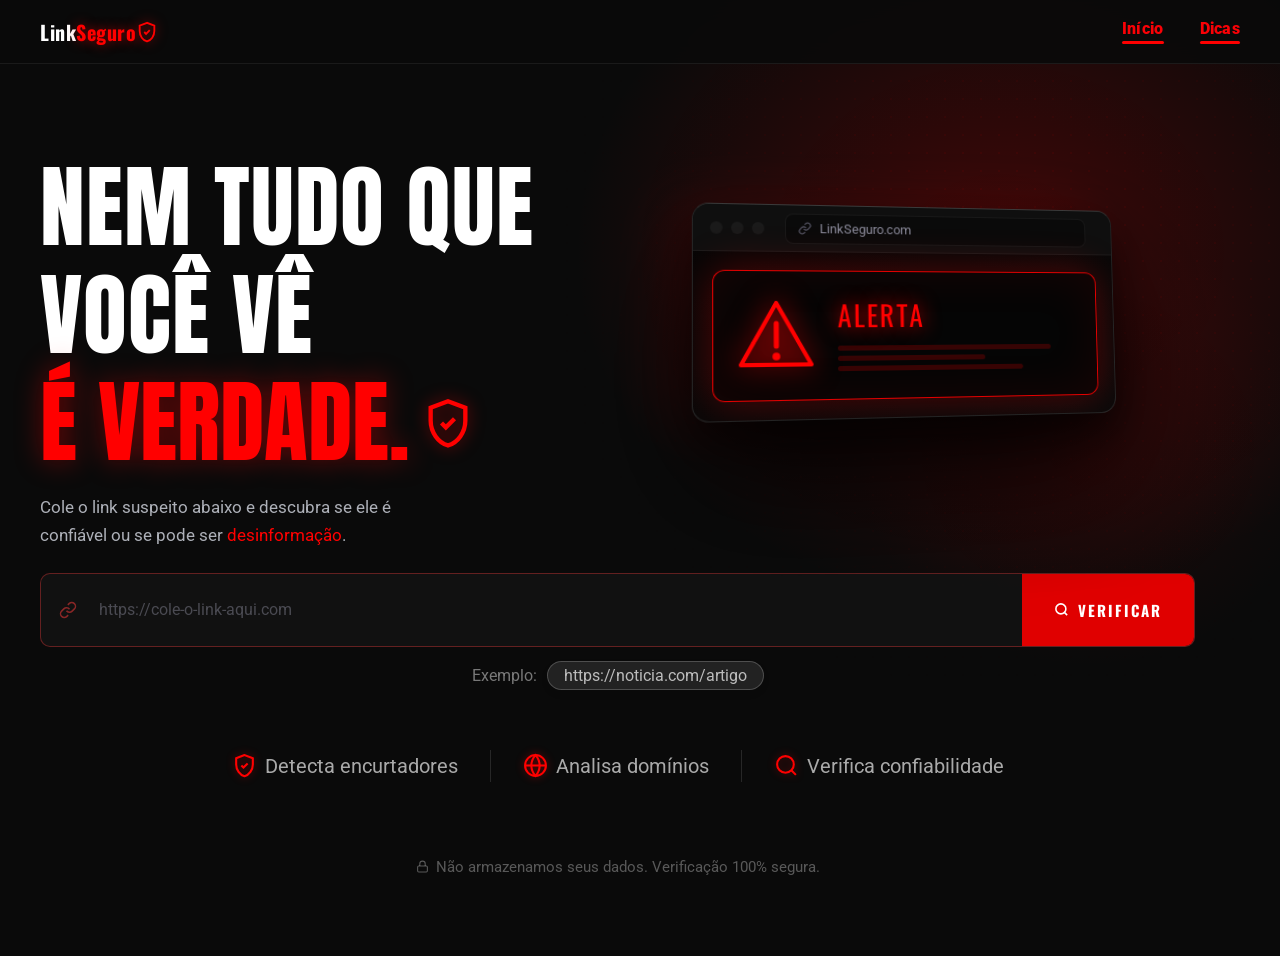
<file: index.html>
<!DOCTYPE html>
<html lang="pt-BR">
<head>
<meta charset="UTF-8">
<meta name="viewport" content="width=device-width, initial-scale=1.0, user-scalable=yes">
<title>LinkSeguro | Verificador de Confiabilidade</title>
<link rel="stylesheet" href="style.css">
<link href="https://fonts.googleapis.com/css2?family=Anton&family=Oswald:wght@400;700&family=Roboto:wght@400;500;700&display=swap" rel="stylesheet">
</head>
<body>

<!-- HEADER -->
<header>
  <div class="container header-wrap">
    <div class="logo">
      Link<span>Seguro</span>
      <div class="logo-icon">
        <svg viewBox="0 0 24 24">
          <path d="M12 2L4 5v6c0 5.25 3.5 10.15 8 11.35C16.5 21.15 20 16.25 20 11V5L12 2z"/>
          <path d="M9 12l2 2 4-4"/>
        </svg>
      </div>
    </div>
    <nav id="mainNav">
      <a href="index.html" class="active">Início</a>
      <a href="dicas.html" class="active">Dicas</a>
    </nav>
  </div>
</header>

<!-- HERO -->
<section class="hero" id="inicioSecao">
  <div class="container hero-wrap">

    <!-- ESQUERDA -->
    <div class="hero-left">
      <div class="title-white">NEM TUDO QUE<br>VOCÊ VÊ</div>
      <div class="title-red">
        É VERDADE.
        <span class="shield-check">
          <svg viewBox="0 0 24 24">
            <path d="M12 2L4 5v6c0 5.25 3.5 10.15 8 11.35C16.5 21.15 20 16.25 20 11V5L12 2z"/>
            <path d="M9 12l2 2 4-4"/>
          </svg>
        </span>
      </div>

      <p class="hero-sub">
        Cole o link suspeito abaixo e descubra se ele é confiável
        ou se pode ser <span>desinformação</span>.
      </p>

      <div class="search-wrap">
        <div class="search-bar" id="verifyBox">
          <div class="search-icon">
            <svg viewBox="0 0 24 24">
              <path d="M10 13a5 5 0 007.54.54l3-3a5 5 0 00-7.07-7.07l-1.72 1.71"/>
              <path d="M14 11a5 5 0 00-7.54-.54l-3 3a5 5 0 007.07 7.07l1.71-1.71"/>
            </svg>
          </div>
          <input type="text" id="linkInput" placeholder="https://cole-o-link-aqui.com" autocomplete="off">
          <button id="verifyBtn">
            <svg viewBox="0 0 24 24">
              <circle cx="11" cy="11" r="8"/>
              <line x1="21" y1="21" x2="16.65" y2="16.65"/>
            </svg>
            VERIFICAR
          </button>
        </div>

        <div class="below-search">
          <div class="search-hint">
            <span class="hint-label">Exemplo:</span>
            <span class="hint-example">https://noticia.com/artigo</span>
          </div>

          <div class="features-row">
            <div class="feature-item">
              <svg viewBox="0 0 24 24">
                <path d="M12 2L4 5v6c0 5.25 3.5 10.15 8 11.35C16.5 21.15 20 16.25 20 11V5L12 2z"/>
                <path d="M9 12l2 2 4-4"/>
              </svg>
              Detecta encurtadores
            </div>
            <div class="feature-sep"></div>
            <div class="feature-item">
              <svg viewBox="0 0 24 24">
                <circle cx="12" cy="12" r="10"/>
                <line x1="2" y1="12" x2="22" y2="12"/>
                <path d="M12 2a15.3 15.3 0 014 10 15.3 15.3 0 01-4 10 15.3 15.3 0 01-4-10 15.3 15.3 0 014-10z"/>
              </svg>
              Analisa domínios
            </div>
            <div class="feature-sep"></div>
            <div class="feature-item">
              <svg viewBox="0 0 24 24">
                <circle cx="11" cy="11" r="8"/>
                <line x1="21" y1="21" x2="16.65" y2="16.65"/>
              </svg>
              Verifica confiabilidade
            </div>
          </div>

          <div class="safe">
            <svg viewBox="0 0 24 24">
              <rect x="3" y="11" width="18" height="11" rx="2"/>
              <path d="M7 11V7a5 5 0 0110 0v4"/>
            </svg>
            Não armazenamos seus dados. Verificação 100% segura.
          </div>
        </div>
      </div>

    </div>

    <!-- DIREITA - BROWSER CARD -->
    <div class="visual">
      <div class="browser-card">
        <div class="browser-bar">
          <div class="dot"></div>
          <div class="dot"></div>
          <div class="dot"></div>
          <div class="url-bar">
            <svg viewBox="0 0 24 24">
              <path d="M10 13a5 5 0 007.54.54l3-3a5 5 0 00-7.07-7.07l-1.72 1.71"/>
              <path d="M14 11a5 5 0 00-7.54-.54l-3 3a5 5 0 007.07 7.07l1.71-1.71"/>
            </svg>
            <span id="urlText" contenteditable="true" spellcheck="false" style="outline:none;cursor:text;min-width:20px;">LinkSeguro.com</span>
          </div>
        </div>

        <div class="alert-area">
          <div class="alert-triangle">
            <svg viewBox="0 0 80 80">
              <polygon points="40,8 74,68 6,68" fill="rgba(255,0,0,0.12)" stroke="red" stroke-width="4" stroke-linejoin="round"/>
              <line x1="40" y1="28" x2="40" y2="50" stroke="red" stroke-width="5" stroke-linecap="round"/>
              <circle cx="40" cy="60" r="3.8" fill="red"/>
            </svg>
          </div>
          <div class="alert-lines">
            <div class="alert-title">ALERTA</div>
            <div class="alert-line-bar"></div>
            <div class="alert-line-bar"></div>
            <div class="alert-line-bar"></div>
          </div>
        </div>
      </div>
    </div>

  </div>
</section>

<!-- MODAL -->
<div class="modal-overlay" id="modalOverlay">
  <div class="modal-box">
    <div class="modal-icon" id="modalIcon"></div>
    <h2 id="modalTitle">Resultado</h2>
    <div id="modalText" class="modal-message-content"></div>
    <button id="modalCloseBtn">FECHAR</button>
  </div>
</div>

<nav class="bottom-nav">
  <a href="index.html" class="bottom-nav-item active">
    <svg xmlns="http://www.w3.org/2000/svg" viewBox="0 0 256 256" fill="currentColor">
      <path d="M219.31,108.68l-80-80a16,16,0,0,0-22.62,0l-80,80A15.87,15.87,0,0,0,32,120v96a8,8,0,0,0,8,8h64a8,8,0,0,0,8-8V160h32v56a8,8,0,0,0,8,8h64a8,8,0,0,0,8-8V120A15.87,15.87,0,0,0,219.31,108.68ZM208,208H160V152a8,8,0,0,0-8-8H104a8,8,0,0,0-8,8v56H48V120l80-80,80,80Z"/>
    </svg>
    <span>Início</span>
  </a>
  <a href="dicas.html" class="bottom-nav-item active">
    <svg xmlns="http://www.w3.org/2000/svg" viewBox="0 0 256 256" fill="currentColor">
      <path d="M176,232a8,8,0,0,1-8,8H88a8,8,0,0,1,0-16h80A8,8,0,0,1,176,232Zm40-128a87.55,87.55,0,0,1-33.64,69.21A16.24,16.24,0,0,0,176,186v6a16,16,0,0,1-16,16H96a16,16,0,0,1-16-16v-6a16,16,0,0,0-6.23-12.66A87.59,87.59,0,0,1,40,104.49C39.74,56.83,78.26,17.14,125.88,16A88,88,0,0,1,216,104Zm-16,0a72,72,0,0,0-73.74-72c-39,.92-70.47,33.39-70.26,72.39a71.65,71.65,0,0,0,27.64,56.3A32,32,0,0,1,96,186v6h64v-6a32.15,32.15,0,0,1,12.47-25.35A71.65,71.65,0,0,0,200,104Zm-16.11-9.34a57.6,57.6,0,0,0-46.56-46.55,8,8,0,0,0-2.66,15.78c16.57,2.79,30.63,16.85,33.44,33.45A8,8,0,0,0,176,104a9,9,0,0,0,1.35-.11A8,8,0,0,0,183.89,94.66Z"/>
    </svg>
    <span>Dicas</span>
  </a>
</nav>

<script src="script.js"></script>
</body>
</html>
</file>
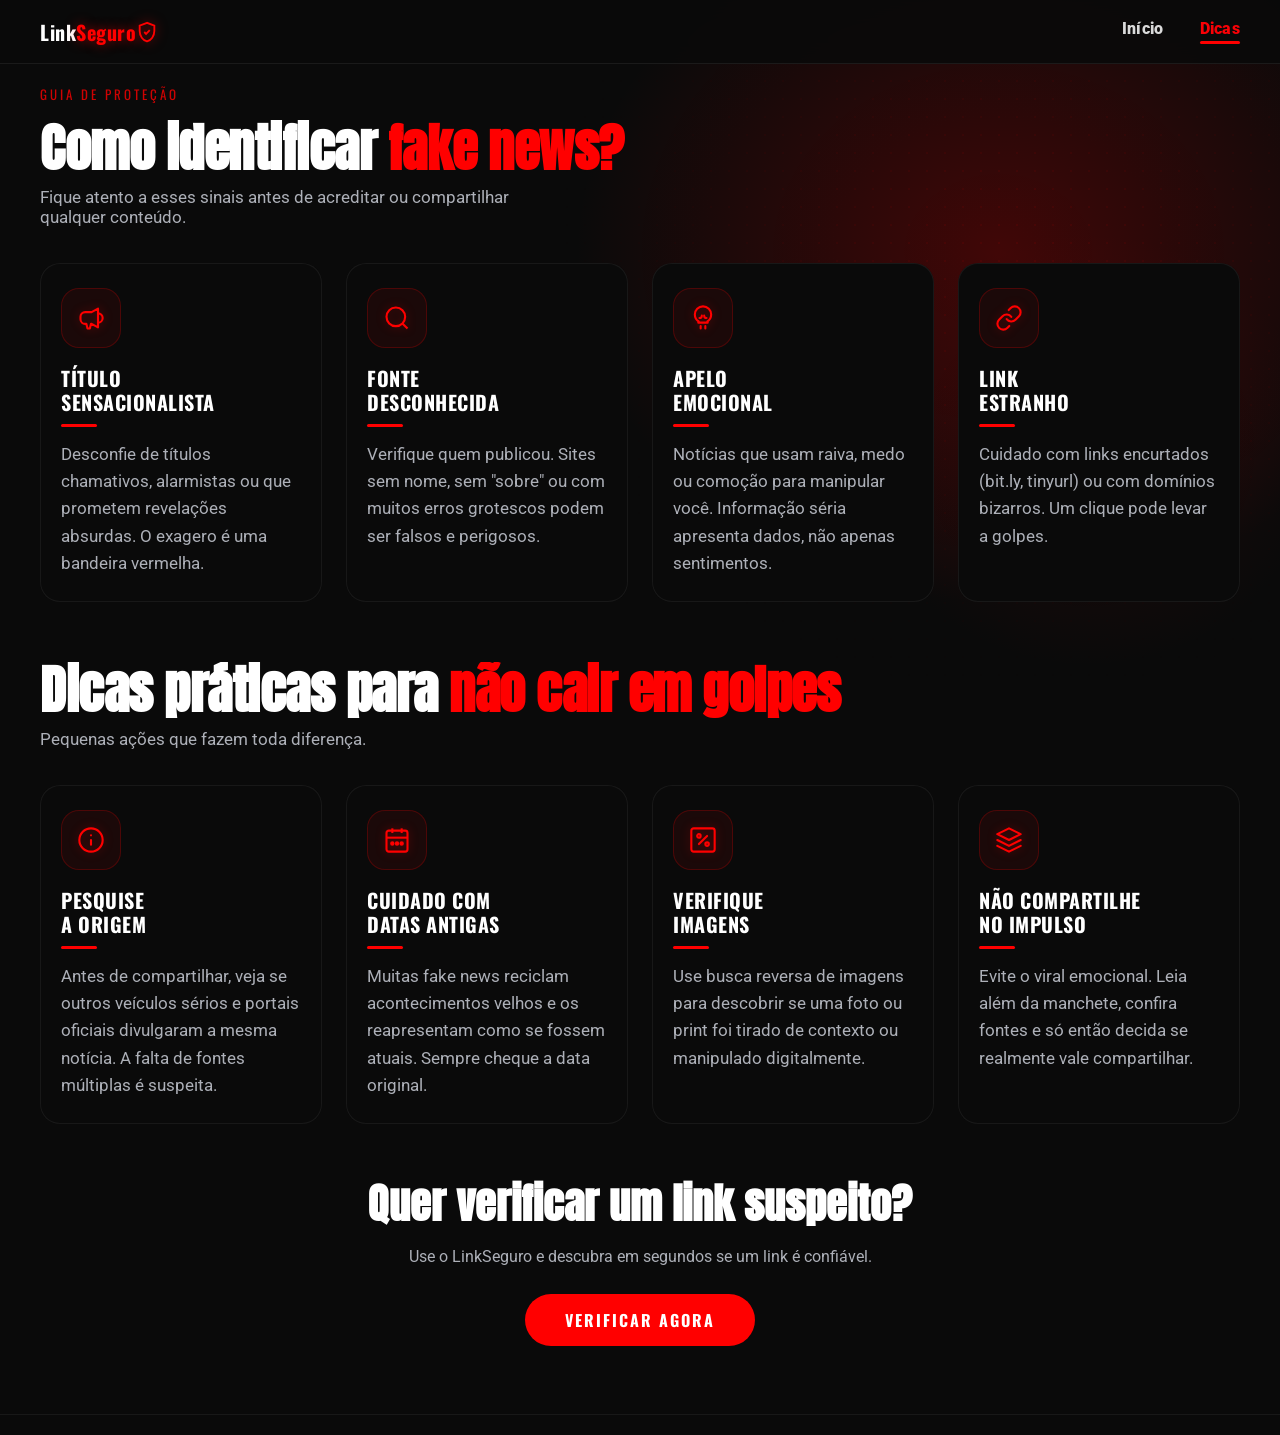
<file: dicas.html>
<!DOCTYPE html>
<html lang="pt-BR">
<head>
<meta charset="UTF-8">
<meta name="viewport" content="width=device-width, initial-scale=1.0, user-scalable=yes">
<title>LinkSeguro | Dicas & Identificação</title>
<link rel="stylesheet" href="style.css">
<link href="https://fonts.googleapis.com/css2?family=Anton&family=Oswald:wght@400;700&family=Roboto:wght@400;500;700&display=swap" rel="stylesheet">
</head>
<body>

<!-- HEADER -->
<header>
  <div class="container header-wrap">
    <div class="logo">
      Link<span>Seguro</span>
      <div class="logo-icon">
        <svg viewBox="0 0 24 24">
          <path d="M12 2L4 5v6c0 5.25 3.5 10.15 8 11.35C16.5 21.15 20 16.25 20 11V5L12 2z"/>
          <path d="M9 12l2 2 4-4"/>
        </svg>
      </div>
    </div>
    <nav id="mainNav">
      <a href="index.html">Início</a>
      <a href="dicas.html" class="active">Dicas</a>
    </nav>
  </div>
</header>

<!-- PAGE HERO -->
<section class="page-hero">
  <div class="container">
    <div class="page-hero-label">Guia de Proteção</div>
  </div>

<!-- IDENTIFICAR -->
<section class="section container" id="identificarSecao">
  <h2>Como identificar <span>fake news?</span></h2>
  <p class="sub">Fique atento a esses sinais antes de acreditar ou compartilhar qualquer conteúdo.</p>
  <div class="grid">
    <div class="info-card">
      <div class="card-icon-wrap">
        <svg viewBox="0 0 24 24"><path d="M3 11v2a4 4 0 004 4h1l1 4h2l1-4h.5L18 20V4l-5.5 3H7a4 4 0 00-4 4z" stroke-linecap="round" stroke-linejoin="round"/><path d="M18 8a3 3 0 010 8" stroke-linecap="round"/></svg>
      </div>
      <h3>Título<br>Sensacionalista</h3>
      <div class="line"></div>
      <p>Desconfie de títulos chamativos, alarmistas ou que prometem revelações absurdas. O exagero é uma bandeira vermelha.</p>
    </div>
    <div class="info-card">
      <div class="card-icon-wrap">
        <svg viewBox="0 0 24 24"><circle cx="11" cy="11" r="8"/><line x1="21" y1="21" x2="16.65" y2="16.65"/></svg>
      </div>
      <h3>Fonte<br>Desconhecida</h3>
      <div class="line"></div>
      <p>Verifique quem publicou. Sites sem nome, sem "sobre" ou com muitos erros grotescos podem ser falsos e perigosos.</p>
    </div>
    <div class="info-card">
      <div class="card-icon-wrap">
        <svg viewBox="0 0 24 24"><path d="M12 2a7 7 0 00-7 7c0 2.5 1.3 4.7 3.3 6H8v1h8v-1h-.3C17.7 13.7 19 11.5 19 9a7 7 0 00-7-7z" stroke-linecap="round" stroke-linejoin="round"/><path d="M10 19v2M14 19v2M9 12a2 2 0 002-2M15 12a2 2 0 01-2-2" stroke-linecap="round"/></svg>
      </div>
      <h3>Apelo<br>Emocional</h3>
      <div class="line"></div>
      <p>Notícias que usam raiva, medo ou comoção para manipular você. Informação séria apresenta dados, não apenas sentimentos.</p>
    </div>
    <div class="info-card">
      <div class="card-icon-wrap">
        <svg viewBox="0 0 24 24"><path d="M10 13a5 5 0 007.54.54l3-3a5 5 0 00-7.07-7.07l-1.72 1.71" stroke-linecap="round" stroke-linejoin="round"/><path d="M14 11a5 5 0 00-7.54-.54l-3 3a5 5 0 007.07 7.07l1.71-1.71" stroke-linecap="round" stroke-linejoin="round"/></svg>
      </div>
      <h3>Link<br>Estranho</h3>
      <div class="line"></div>
      <p>Cuidado com links encurtados (bit.ly, tinyurl) ou com domínios bizarros. Um clique pode levar a golpes.</p>
    </div>
  </div>
</section>

<!-- DICAS -->
<section class="section container" id="dicasSecao">
  <h2>Dicas práticas para <span>não cair em golpes</span></h2>
  <p class="sub">Pequenas ações que fazem toda diferença.</p>
  <div class="grid">
    <div class="info-card">
      <div class="card-icon-wrap">
        <svg viewBox="0 0 24 24"><circle cx="12" cy="12" r="10"/><path d="M12 16v-4M12 8h.01" stroke-linecap="round"/></svg>
      </div>
      <h3>Pesquise<br>a Origem</h3>
      <div class="line"></div>
      <p>Antes de compartilhar, veja se outros veículos sérios e portais oficiais divulgaram a mesma notícia. A falta de fontes múltiplas é suspeita.</p>
    </div>
    <div class="info-card">
      <div class="card-icon-wrap">
        <svg viewBox="0 0 24 24"><rect x="3" y="4" width="18" height="18" rx="2" ry="2"/><line x1="16" y1="2" x2="16" y2="6"/><line x1="8" y1="2" x2="8" y2="6"/><line x1="3" y1="10" x2="21" y2="10"/><circle cx="12" cy="15" r="1"/><circle cx="16" cy="15" r="1"/><circle cx="8" cy="15" r="1"/></svg>
      </div>
      <h3>Cuidado com<br>Datas Antigas</h3>
      <div class="line"></div>
      <p>Muitas fake news reciclam acontecimentos velhos e os reapresentam como se fossem atuais. Sempre cheque a data original.</p>
    </div>
    <div class="info-card">
      <div class="card-icon-wrap">
        <svg viewBox="0 0 24 24"><rect x="2" y="2" width="20" height="20" rx="2"/><circle cx="8.5" cy="8.5" r="1.5"/><circle cx="15.5" cy="15.5" r="1.5"/><path d="M8.5 15.5L15.5 8.5" stroke-linecap="round"/></svg>
      </div>
      <h3>Verifique<br>Imagens</h3>
      <div class="line"></div>
      <p>Use busca reversa de imagens para descobrir se uma foto ou print foi tirado de contexto ou manipulado digitalmente.</p>
    </div>
    <div class="info-card">
      <div class="card-icon-wrap">
        <svg viewBox="0 0 24 24"><path d="M12 2L2 7l10 5 10-5-10-5zM2 17l10 5 10-5M2 12l10 5 10-5" stroke-linecap="round" stroke-linejoin="round"/></svg>
      </div>
      <h3>Não Compartilhe<br>no Impulso</h3>
      <div class="line"></div>
      <p>Evite o viral emocional. Leia além da manchete, confira fontes e só então decida se realmente vale compartilhar.</p>
    </div>
  </div>
</section>

<!-- CTA -->
<section class="cta-section container">
  <div class="cta-box">
    <h2>Quer verificar um link suspeito?</h2>
    <p>Use o LinkSeguro e descubra em segundos se um link é confiável.</p>
    <a href="index.html" class="cta-btn" draggable="false">VERIFICAR AGORA</a>
  </div>
</section>

<style>
  .page-hero {
    padding: 20px 0 20px;
    border-bottom: 1px solid rgba(255,255,255,.06);
    margin-bottom: 20px;
  }

  .page-hero-label {
    font-size: 13px;
    font-family: Oswald, sans-serif;
    letter-spacing: 3px;
    color: red;
    text-transform: uppercase;
    margin-bottom: 16px;
    opacity: .8;
  }

  .page-hero h1 {
    font-family: Anton, sans-serif;
    font-size: clamp(36px, 6vw, 72px);
    line-height: 1.05;
    letter-spacing: 1px;
    margin-bottom: 16px;
  }

  .page-hero h1 span { color: red; text-shadow: 0 0 28px rgba(255,0,0,.4); }

  .page-hero p {
    font-size: clamp(14px, 2vw, 17px);
    color: #adb0b8;
    max-width: 500px;
  }

  .cta-section {
    padding: 60px 0 0px;
    margin-top: -120px;
  }

  .cta-box {
    padding: 48px 40px;
    text-align: center;
  }

  .cta-box h2 {
    font-family: Anton, sans-serif;
    font-size: clamp(24px, 4vw, 42px);
    margin-bottom: 12px;
  }

  .cta-box p {
    text-align: center;
    color: #adb0b8;
    font-size: 16px;
    margin-bottom: 28px;
    margin-left: auto;
    margin-right: auto;
    user-select: none;
    -webkit-user-select: none;
    -webkit-touch-callout: none;
  }

  .cta-btn {
    display: inline-block;
    background: red;
    color: #fff;
    font-family: Oswald, sans-serif;
    font-weight: 700;
    font-size: 16px;
    letter-spacing: 2px;
    padding: 14px 40px;
    border-radius: 40px;
    text-decoration: none;
    transition: background .2s, box-shadow .2s;
    user-select: none;
    -webkit-user-select: none;
    -webkit-touch-callout: none;
    -webkit-tap-highlight-color: transparent;
  }

  .cta-btn:hover {
    background: #ff1111;
    box-shadow: 0 0 24px rgba(255,0,0,.5);
  }

.info-card {
  margin-bottom: 60px;
}


@media (max-width: 768px) {
  .info-card {
    margin-bottom: 0 !important;
  }

  .section.container {
    padding-left: 16px;
    padding-right: 16px;
  }

  .title-white, .title-red {
    font-size: 36px !important;
  }

  .section {
    padding: 32px 0 40px;
  }

  .grid {
    gap: 12px;
  }

  .page-hero {
    padding: 20px 0 10px;;
  }

  #identificarSecao {
    padding-top: 10px;
  }

  #identificarSecao h2,
  #dicasSecao h2,
  .cta-box h2 {
    letter-spacing: 1px;
  }

}

</style>

<script>
  const cards = document.querySelectorAll(".info-card");
  const observer = new IntersectionObserver(entries => {
    entries.forEach(entry => {
      if (entry.isIntersecting) entry.target.classList.add("show");
    });
  }, { threshold: 0.15 });
  cards.forEach(card => observer.observe(card));

  cards.forEach(card => {
    card.addEventListener("mousemove", e => {
      const rect = card.getBoundingClientRect();
      const x = e.clientX - rect.left;
      const y = e.clientY - rect.top;
      const rotateX = (y - rect.height / 2) / 18;
      const rotateY = (rect.width / 2 - x) / 18;
      card.style.transform = `perspective(1000px) rotateX(${rotateX}deg) rotateY(${rotateY}deg) translateY(-8px) scale(1.02)`;
    });
    card.addEventListener("mouseleave", () => { card.style.transform = ""; });

    card.addEventListener("touchstart", () => card.classList.add("touched"), { passive: true });
    card.addEventListener("touchend", () => setTimeout(() => card.classList.remove("touched"), 300));
  });

  document.querySelectorAll("nav a[href^='#']").forEach(link => {
    link.addEventListener("click", e => {
      e.preventDefault();
      const target = document.querySelector(link.getAttribute("href"));
      if (target) target.scrollIntoView({ behavior: "smooth" });
    });
  });
</script>


<nav class="bottom-nav">
  <a href="index.html" class="bottom-nav-item">
    <svg xmlns="http://www.w3.org/2000/svg" viewBox="0 0 256 256" fill="currentColor">
      <path d="M219.31,108.68l-80-80a16,16,0,0,0-22.62,0l-80,80A15.87,15.87,0,0,0,32,120v96a8,8,0,0,0,8,8h64a8,8,0,0,0,8-8V160h32v56a8,8,0,0,0,8,8h64a8,8,0,0,0,8-8V120A15.87,15.87,0,0,0,219.31,108.68ZM208,208H160V152a8,8,0,0,0-8-8H104a8,8,0,0,0-8,8v56H48V120l80-80,80,80Z"/>
    </svg>
    <span>Início</span>
  </a>
  <a href="dicas.html" class="bottom-nav-item active">
    <svg xmlns="http://www.w3.org/2000/svg" viewBox="0 0 256 256" fill="currentColor">
      <path d="M176,232a8,8,0,0,1-8,8H88a8,8,0,0,1,0-16h80A8,8,0,0,1,176,232Zm40-128a87.55,87.55,0,0,1-33.64,69.21A16.24,16.24,0,0,0,176,186v6a16,16,0,0,1-16,16H96a16,16,0,0,1-16-16v-6a16,16,0,0,0-6.23-12.66A87.59,87.59,0,0,1,40,104.49C39.74,56.83,78.26,17.14,125.88,16A88,88,0,0,1,216,104Zm-16,0a72,72,0,0,0-73.74-72c-39,.92-70.47,33.39-70.26,72.39a71.65,71.65,0,0,0,27.64,56.3A32,32,0,0,1,96,186v6h64v-6a32.15,32.15,0,0,1,12.47-25.35A71.65,71.65,0,0,0,200,104Zm-16.11-9.34a57.6,57.6,0,0,0-46.56-46.55,8,8,0,0,0-2.66,15.78c16.57,2.79,30.63,16.85,33.44,33.45A8,8,0,0,0,176,104a9,9,0,0,0,1.35-.11A8,8,0,0,0,183.89,94.66Z"/>
    </svg>
    <span>Dicas</span>
  </a>
</nav>

</body>
</html>
</file>
<file: style.css>
/* ===================================
   RESET
=================================== */
html {
  overflow-x: hidden;
  max-width: 100%;
}

@media (max-width: 768px) {
  html {
    overscroll-behavior-y: contain;
  }
}
* {
  margin: 0;
  padding: 0;
  box-sizing: border-box;
  scroll-behavior: smooth;
}

body {
  background: #0a0a0a;
  color: #fff;
  font-family: Roboto, sans-serif;
  overflow-x: hidden;
  -webkit-text-size-adjust: 100%;
  touch-action: pan-y pinch-zoom;
  overscroll-behavior-x: none;
}

/* ===================================
   BACKGROUND
=================================== */
body::before {
  content: "";
  position: fixed;
  inset: 0;
  background:
    radial-gradient(ellipse 55% 65% at 78% 28%, rgba(180,0,0,.32), transparent 60%),
    radial-gradient(ellipse 30% 40% at 85% 50%, rgba(120,0,0,.18), transparent 60%),
    #0a0a0a;
  z-index: -2;
}

body::after {
  content: "";
  position: fixed;
  inset: 0;
  background-image: radial-gradient(circle, rgba(255,0,0,.22) 1px, transparent 1px);
  background-size: 18px 18px;
  mask-image: radial-gradient(ellipse 55% 70% at 80% 30%, black 5%, transparent 70%);
  opacity: .35;
  z-index: -1;
  animation: bgMove 18s linear infinite;
}

@keyframes bgMove {
  0% { transform: translateY(0); }
  100% { transform: translateY(-80px); }
}

/* ===================================
   CONTAINER
=================================== */
.container {
  width: 100%;
  max-width: 1280px;
  padding: 0 24px;
  margin: 0 auto;
}

/* ===================================
   HEADER
=================================== */
header {
  height: 64px;
  border-bottom: 1px solid rgba(255,255,255,.07);
  backdrop-filter: blur(12px);
  -webkit-backdrop-filter: blur(12px);
  position: sticky;
  top: 0;
  z-index: 999;
  background: rgba(10,10,10,.92);
  position: relative;
}

.header-wrap {
  height: 100%;
  display: flex;
  justify-content: space-between;
  align-items: center;
}

/* ===================================
   LOGO
=================================== */
.logo {
  display: flex;
  align-items: center;
  font-size: 20px;
  font-family: Oswald, sans-serif;
  font-weight: 700;
  letter-spacing: 0.5px;
  flex-shrink: 0;
}

.logo span {
  color: red;
  text-shadow: 0 0 12px rgba(255,0,0,.5);
}

.logo-icon {
  width: 22px;
  height: 22px;
  display: flex;
  align-items: center;
  justify-content: center;
}

.logo-icon svg {
  width: 22px;
  height: 22px;
  fill: none;
  stroke: red;
  stroke-width: 2;
  filter: drop-shadow(0 0 6px rgba(255,0,0,.6));
}

/* ===================================
   NAV
=================================== */
nav#mainNav {
  display: none;
  gap: 36px;
}

nav#mainNav a {
  color: rgba(255,255,255,.85);
  text-decoration: none;
  font-size: 16px;
  font-weight: 900;
  letter-spacing: .3px;
  transition: color .25s;
  cursor: pointer;
  white-space: nowrap;
  position: relative;
  padding-bottom: 6px;
}

nav#mainNav a::after {
  content: '';
  position: absolute;
  left: 0;
  bottom: 0;
  width: 0;
  height: 3px;
  background: red;
  border-radius: 3px;
  transition: width .3s ease;
}

nav#mainNav a:hover::after { width: 100%; }
nav#mainNav a.active { color: #fa0106; }
nav#mainNav a.active::after { width: 100%; }
nav#mainNav a:hover { color: #fa0106; }

/* ===================================
   HERO
=================================== */
.hero {
  padding: 72px 0 60px;
}

.hero-wrap {
  display: grid;
  grid-template-columns: 1fr;
  gap: 48px;
  align-items: center;
}

.hero-left {
  animation: slideLeft .9s ease;
}

/* ===================================
   TÍTULOS
=================================== */
.title-white {
  font-family: Anton, sans-serif;
  font-size: clamp(36px, 7vw, 100px);
  line-height: 1.2;
  letter-spacing: 1px;
  color: #fff;
}

.title-red {
  font-family: Anton, sans-serif;
  font-size: clamp(36px, 7vw, 100px);
  line-height: 1.2;
  color: red;
  text-shadow: 0 0 28px rgba(255,0,0,.4);
  display: flex;
  align-items: center;
  gap: 12px;
  flex-wrap: wrap;
}

.title-red .shield-check {
  display: inline-flex;
  align-items: center;
}

.title-red .shield-check svg {
  width: clamp(28px, 5vw, 52px);
  height: clamp(28px, 5vw, 52px);
  fill: none;
  stroke: red;
  stroke-width: 2;
  filter: drop-shadow(0 0 8px rgba(255,0,0,.5));
}

.hero-sub {
  margin-top: 16px;
  font-size: clamp(14px, 2vw, 17px);
  color: #adb0b8;
  line-height: 1.65;
  max-width: 420px;
}

.hero-sub span { color: red; }

/* ===================================
   SEARCH WRAP
=================================== */
.search-wrap {
  margin-top: 28px;
  width: 100%;
}

@media (min-width: 1024px) {
  .search-wrap {
    width: calc(100% + 50vw);
    max-width: 1155px;
    margin-top: 24px;
  }
}

/* ===================================
   SEARCH BAR
=================================== */
.search-bar {
  display: flex;
  align-items: center;
  border: 1.5px solid rgba(255,60,60,.35);
  border-radius: 10px;
  overflow: hidden;
  background: rgba(18,18,18,.95);
  transition: border-color .3s, box-shadow .3s;
}

.search-bar:hover,
.search-bar:focus-within {
  border-color: rgba(255,0,0,.6);
  box-shadow: 0 0 32px rgba(255,0,0,.12);
}

.search-icon {
  display: flex;
  align-items: center;
  padding: 0 14px 0 18px;
  flex-shrink: 0;
}

.search-icon svg {
  width: 18px;
  height: 18px;
  stroke: rgba(255,60,60,.5);
  fill: none;
  stroke-width: 2;
}

.search-bar input {
  flex: 1;
  background: transparent;
  border: none;
  color: #fff;
  font-size: 16px;
  font-family: Roboto, monospace;
  outline: none;
  padding: 0 8px;
  height: 72px;
  -webkit-appearance: none;
  appearance: none;
}

.search-bar input::placeholder {
  color: rgba(160,160,180,.4);
  font-style: normal;
}

.search-bar button {
  display: flex;
  align-items: center;
  gap: 9px;
  padding: 0 20px;
  height: 72px;
  background: #e00000;
  border: none;
  color: #fff;
  font-size: 14px;
  font-family: Oswald, sans-serif;
  font-weight: 700;
  letter-spacing: 2px;
  cursor: pointer;
  white-space: nowrap;
  transition: background .2s, box-shadow .2s;
  flex-shrink: 0;
  -webkit-tap-highlight-color: transparent;
  touch-action: manipulation;
}

@media (min-width: 480px) {
  .search-bar button {
    padding: 0 32px;
    font-size: 15px;
  }
}

.search-bar button svg {
  width: 15px;
  height: 15px;
  stroke: #fff;
  fill: none;
  stroke-width: 2.5;
}

.search-bar button:hover {
  background: #ff1111;
  box-shadow: 0 0 24px rgba(255,0,0,.5);
}

.search-bar button:active {
  filter: brightness(1.2);
}

/* ===================================
   BELOW SEARCH
=================================== */
.below-search {
  width: 100%;
  display: flex;
  flex-direction: column;
  align-items: center;
}

/* ===================================
   EXEMPLO DE PROCURA
=================================== */
.search-hint {
  display: flex;
  align-items: center;
  gap: 10px;
  margin-top: 14px;
  font-size: 14px;
  justify-content: center;
  width: 100%;
}

@media (min-width: 1024px) {
  .search-hint { font-size: 16px; }
}

.hint-label {
  color: rgba(255,255,255,.45);
}

.hint-example {
  color: rgba(255,255,255,.7);
  background: rgba(255,255,255,0.1);
  backdrop-filter: blur(10px);
  -webkit-backdrop-filter: blur(10px);
  border: 1px solid rgba(255,255,255,0.2); 
  border-radius: 20px;
  padding: 3px 12px;
  font-size: 13px;
  font-family: Roboto, monospace;
  box-shadow: 0 4px 6px rgba(0,0,0,0.1);
  transition: color .3s ease, border-color .3s ease, box-shadow .3s ease;
  cursor: default;
}

.hint-example:hover {
  color: rgba(255,255,255,1);
  border-color: rgba(255,0,0,.5);
  box-shadow: 0 0 12px rgba(255,0,0,.25), 0 0 24px rgba(255,0,0,.1);
}
@media (min-width: 1024px) {
  .hint-example {
    padding: 4px 16px;
    font-size: 16px;
  }
}

/* ===================================
   FEATURES
=================================== */
.features-row {
  display: flex;
  align-items: center;
  margin-top: 40px;
  flex-wrap: wrap;
  gap: 16px;
  width: 100%;
  justify-content: center;
  padding: 20px 0;
}

@media (min-width: 1024px) {
  .features-row {
    flex-wrap: nowrap;
    gap: 32px;
    margin-top: 40px;
  }
}

.feature-item {
  display: flex;
  align-items: center;
  gap: 8px;
  font-size: 15px;
  color: rgba(255,255,255,.65);
  white-space: nowrap;
}

@media (min-width: 1024px) {
  .feature-item { font-size: 20px; }
}

.feature-item svg {
  width: 18px;
  height: 18px;
  stroke: red;
  fill: none;
  stroke-width: 2;
  flex-shrink: 0;
  filter: drop-shadow(0 0 4px rgba(255,0,0,.4));
  transition: filter .3s ease, stroke .3s ease;
}

.feature-item:hover svg {
  filter: drop-shadow(0 0 8px rgba(255,0,0,.9)) drop-shadow(0 0 16px rgba(255,0,0,.5));
  stroke: #ff4444;
}

.feature-item:hover {
  color: rgba(255,255,255,.9);
}

@media (min-width: 1024px) {
  .feature-item svg { width: 25px; height: 25px; }
}

.feature-sep {
  width: 1px;
  height: 20px;
  background: rgba(255,255,255,.12);
}

@media (min-width: 1024px) {
  .feature-sep { height: 32px; }
}

/* ===================================
   SAFE TEXT
=================================== */
.safe {
  margin-top: 16px;
  font-size: 13px;
  color: rgba(255,255,255,.32);
  display: flex;
  align-items: center;
  gap: 7px;
  justify-content: center;
  width: 100%;
  white-space: normal;
  text-align: center;
}

@media (min-width: 1024px) {
  .safe {
    margin-top: 56px;
    font-size: 15px;
    white-space: nowrap;
  }
}

.safe svg {
  width: 13px;
  height: 13px;
  stroke: rgba(255,255,255,.32);
  fill: none;
  stroke-width: 2;
  flex-shrink: 0;
}

/* ===================================
   VISUAL (Alerta flutuante)
=================================== */
.visual {
  display: none;
  animation: fadeRight 1s ease;
  
}

.browser-card {
  width: 100%;
  max-width: 430px;
  background: linear-gradient(160deg, #050505, #0a0a0a);
  border-radius: 16px;
  box-shadow:
    0 60px 120px rgba(0,0,0,.9),
    0 20px 40px rgba(0,0,0,.6),
    -20px 0 60px rgba(255,0,0,.15),
    inset 0 1px 0 rgba(255,255,255,.08);
  border: 1px solid rgba(255,255,255,.12);
  border-top: 1px solid rgba(255,255,255,.2);
  overflow: hidden;
  transform: perspective(1000px) rotateY(12deg) rotateX(4deg) translateY(0px);
}

.browser-bar {
  height: 46px;
  background: #0f0f0f;
  display: flex;
  align-items: center;
  padding: 0 16px;
  gap: 8px;
  border-bottom: 1px solid rgba(255,255,255,.05);
}

.dot {
  width: 12px;
  height: 12px;
  border-radius: 50%;
  background: #1a1a1a;
  cursor: pointer;
  transition: all .25s;
}

.dot:nth-child(1):hover { background: #ff5f56; box-shadow: 0 0 8px #ff5f56; }
.dot:nth-child(2):hover { background: #ffbd2e; box-shadow: 0 0 8px #ffbd2e; }
.dot:nth-child(3):hover { background: #27c93f; box-shadow: 0 0 8px #27c93f; }

.url-bar {
  flex: 1;
  margin: 0 12px;
  background: #0a0a0a;
  border-radius: 8px;
  height: 30px;
  display: flex;
  align-items: center;
  padding: 0 12px;
  gap: 8px;
  font-size: 13px;
  color: #8a8a9a;
  border: 1px solid rgba(255,255,255,.06);
  font-family: Roboto, sans-serif;
}

.url-bar svg {
  width: 13px;
  height: 13px;
  stroke: #5a5a6a;
  fill: none;
  stroke-width: 2;
  flex-shrink: 0;
}

/* ===================================
   ALERT AREA
=================================== */
.alert-area {
  margin: 18px;
  background: linear-gradient(145deg, #050505, #050505);
  border-radius: 12px;
  padding: 22px 20px;
  display: flex;
  align-items: center;
  gap: 20px;
  border: 1.5px solid rgba(255,0,0,.9);
  box-shadow:
    0 0 40px rgba(255,0,0,.3),
    inset 0 0 50px rgba(255,0,0,.08);
  min-height: 110px;
  position: relative;
  overflow: hidden;
  animation: pulseGlow 2.5s ease-in-out infinite;
}

.alert-area::before {
  content: '';
  position: absolute;
  top: 0; left: -100%;
  width: 100%; height: 100%;
  background: linear-gradient(90deg, transparent, rgba(255,0,0,.08), transparent);
  animation: shimmer 3s ease-in-out infinite;
}

@keyframes shimmer {
  0% { left: -100%; }
  100% { left: 100%; }
}

@keyframes pulseGlow {
  0%, 100% { box-shadow: 0 0 24px rgba(255,0,0,.14), inset 0 0 28px rgba(255,0,0,.04); }
  50% { box-shadow: 0 0 40px rgba(255,0,0,.28), inset 0 0 40px rgba(255,0,0,.08); }
}

.alert-triangle {
  width: 80px;
  height: 80px;
  flex-shrink: 0;
  display: flex;
  align-items: center;
  justify-content: center;
}

.alert-triangle svg {
  width: 80px;
  height: 80px;
  filter: drop-shadow(0 0 14px rgba(255,0,0,.8));
}

.alert-lines { flex: 1; }

.alert-title {
  font-family: Oswald, sans-serif;
  font-size: 28px;
  color: red;
  text-shadow: 0 0 20px rgba(255,0,0,.9);
  letter-spacing: 2px;
  margin-bottom: 10px;
}

.alert-line-bar {
  height: 5px;
  border-radius: 3px;
  background: rgba(255,0,0,.2);
  margin: 5px 0;
  position: relative;
  overflow: hidden;
}

.alert-line-bar::after {
  content: '';
  position: absolute;
  top: 0; left: -100%;
  width: 100%; height: 100%;
  background: linear-gradient(90deg, transparent, rgba(255,0,0,.4), transparent);
  animation: shimmer 2s infinite;
}

.alert-line-bar:nth-child(2) { width: 88%; }
.alert-line-bar:nth-child(3) { width: 60%; }
.alert-line-bar:nth-child(4) { width: 76%; }

/* ===================================
   SECTIONS
=================================== */
.section {
  padding: 60px 0 80px;
  scroll-margin-top: 64px;
}

.section h2 {
  font-size: clamp(28px, 5vw, 52px);
  font-weight: 700;
  margin-bottom: 10px;
  font-family: Anton, sans-serif;
  letter-spacing: -.5px;
  line-height: 1.1;
}

.section h2 span { color: red; }

.sub {
  font-size: clamp(14px, 2vw, 17px);
  color: #6a6e7a;
  margin-bottom: 36px;
}

/* ===================================
   GRID
=================================== */
.grid {
  display: grid;
  grid-template-columns: 1fr;
  gap: 16px;
}

/* ===================================
   CARDS
=================================== */
.info-card {
  background: #0a0a0a;
  backdrop-filter: blur(4px);
  border: 1px solid rgba(255,255,255,.06);
  border-radius: 20px;
  padding: 24px 20px;
  opacity: 0;
  transform: translateY(30px);
  transition: opacity .6s ease, transform .6s ease, box-shadow .3s, background .3s;
}

.info-card.show {
  opacity: 1;
  transform: translateY(0);
}

.info-card:nth-child(1).show { transition-delay: .05s; }
.info-card:nth-child(2).show { transition-delay: .15s; }
.info-card:nth-child(3).show { transition-delay: .25s; }
.info-card:nth-child(4).show { transition-delay: .35s; }

.card-icon-wrap {
  width: 60px;
  height: 60px;
  border-radius: 18px;
  background: rgba(255,0,0,.07);
  border: 1px solid rgba(255,0,0,.22);
  display: flex;
  align-items: center;
  justify-content: center;
  margin-bottom: 18px;
  transition: all .4s cubic-bezier(.68,-.55,.265,1.55);
}

.card-icon-wrap svg {
  width: 28px;
  height: 28px;
  stroke: red;
  fill: none;
  stroke-width: 1.8;
  filter: drop-shadow(0 0 5px rgba(255,0,0,.3));
}

.info-card h3 {
  font-family: Oswald, sans-serif;
  font-size: 20px;
  font-weight: 700;
  line-height: 1.2;
  text-transform: uppercase;
  letter-spacing: .5px;
  margin-bottom: 6px;
  transition: color .3s;
}

.line {
  width: 36px;
  height: 3px;
  background: red;
  margin: 10px 0 14px;
  border-radius: 3px;
  transition: width .3s, box-shadow .3s;
}

.info-card p {
  color: #9a9eae;
  font-size: 14px;
  line-height: 1.6;
}

.info-card.touched {
  transform: translateY(-6px) scale(1.01);
  box-shadow: 0 12px 30px rgba(255,0,0,.18), 0 0 0 1px rgba(255,0,0,.25);
  background: rgba(14, 14, 14, 0.98);
}

/* ===================================
   MODAL
=================================== */
.modal-overlay {
  position: fixed;
  inset: 0;
  background: #0a0a0a .85;
  display: flex;
  justify-content: center;
  align-items: flex-end;
  opacity: 0;
  visibility: hidden;
  transition: .3s;
  z-index: 9999;
  backdrop-filter: blur(8px);
}

.modal-overlay.active {
  opacity: 1;
  visibility: visible;
}

.modal-box {
  width: 100%;
  background: linear-gradient(145deg, #0a0a0a);
  padding: 28px 24px 36px;
  border-radius: 24px 24px 0 0;
  border: 1px solid #141414;
  border-bottom: none;
  text-align: center;
  transform: translateY(100%);
  transition: .35s cubic-bezier(.4,0,.2,1);
  position: relative;
  cursor: grab;
}

.modal-overlay.active .modal-box {
  transform: translateY(0);
}

.modal-box:active { cursor: grabbing; }

.modal-swipe-indicator {
  width: 40px;
  height: 4px;
  background: rgba(255,255,255,.18);
  border-radius: 2px;
  margin: 0 auto 20px;
}

.modal-icon {
  width: 72px;
  height: 72px;
  border-radius: 50%;
  margin: 0 auto 18px;
  display: flex;
  align-items: center;
  justify-content: center;
  animation: iconPulse .5s ease-out;
}

.modal-icon--safe { background: rgba(0,200,150,.15); box-shadow: 0 0 20px rgba(0,200,150,.2); }
.modal-icon--warning { background: rgba(255,200,0,.15); box-shadow: 0 0 20px rgba(255,200,0,.2); }
.modal-icon--danger { background: rgba(255,60,60,.15); box-shadow: 0 0 20px rgba(255,60,60,.2); }

.modal-icon svg { width: 44px; height: 44px; }

@keyframes iconPulse {
  0% { transform: scale(0); opacity: 0; }
  60% { transform: scale(1.1); }
  100% { transform: scale(1); opacity: 1; }
}

.modal-box h2 {
  font-family: Oswald, sans-serif;
  font-size: 26px;
  margin-bottom: 12px;
  letter-spacing: 1px;
}

.modal-message-list {
  color: #b0b4c4;
  font-size: 14px;
  line-height: 1.5;
  margin-bottom: 24px;
  text-align: left;
  border-radius: 14px;
  padding: 14px 16px;
}

.modal-message-list ul { margin: 0; padding: 0; list-style: none; }

.modal-message-list li {
  margin: 8px 0;
  display: flex;
  align-items: center;
  gap: 10px;
  padding-left: 20px;
  position: relative;
}

.modal-message-list li::before {
  content: "";
  position: absolute;
  left: 0;
  width: 8px;
  height: 8px;
  border-radius: 50%;
  background: currentColor;
  box-shadow: 0 0 6px currentColor;
}

.modal-message-list--safe { background: rgba(0,200,150,.1); border-left: 3px solid #00c896; color: #b0f0e0; }
.modal-message-list--warning { background: rgba(255,200,0,.1); border-left: 3px solid #ffc107; color: #ffe0b0; }
.modal-message-list--danger { background: rgba(255,60,60,.1); border-left: 3px solid #ff3b3b; color: #ffc0c0; }

.modal-message-list--safe li::before { background: #00c896; box-shadow: 0 0 6px #00c896; }
.modal-message-list--warning li::before { background: #ffc107; box-shadow: 0 0 6px #ffc107; }
.modal-message-list--danger li::before { background: #ff3b3b; box-shadow: 0 0 6px #ff3b3b; }

.modal-box button {
  background: red;
  border: none;
  padding: 14px 32px;
  border-radius: 40px;
  color: #fff;
  font-size: 16px;
  font-family: Oswald, sans-serif;
  font-weight: 700;
  letter-spacing: 1px;
  cursor: pointer;
  width: 100%;
  transition: .25s;
  -webkit-tap-highlight-color: transparent;
}

.modal-box button:active { background: #c80000; transform: scale(.97); }

/* ===================================
   ANIMATIONS
=================================== */
@keyframes float {
  0%, 100% { transform: perspective(1000px) rotateY(12deg) rotateX(4deg) translateY(0); }
  50% { transform: perspective(1000px) rotateY(12deg) rotateX(4deg) translateY(-14px); }
}
@keyframes slideLeft { from{opacity:0;transform:translateX(-40px);} to{opacity:1;transform:translateX(0);} }
@keyframes fadeRight {
  from {
    opacity: 0;
    transform: perspective(1000px) rotateY(12deg) rotateX(4deg) translateX(30px);
  }
  to {
    opacity: 1;
    transform: perspective(1000px) rotateY(12deg) rotateX(4deg) translateX(0);
  }
}
@keyframes fadeUp { from{opacity:0;transform:translateY(24px);} to{opacity:1;transform:translateY(0);} }

/* ===================================
   RESPONSIVE
=================================== */
@media (min-width: 640px) {
  .grid { grid-template-columns: repeat(2, 1fr); }
}

@media (min-width: 768px) {
  nav#mainNav { display: flex; }

  .modal-overlay { align-items: center; }
  .modal-box {
    max-width: 440px;
    width: 90%;
    border-radius: 24px;
    border-bottom: 1px solid #141414;
    transform: scale(.88);
    padding: 32px 28px;
    cursor: default;
  }
  .modal-overlay.active .modal-box { transform: scale(1); }
  .modal-swipe-indicator { display: none; }
}

@media (min-width: 1024px) {
  .hero { padding: 90px 0 80px; }

  .hero-wrap {
    grid-template-columns: 1fr 1fr;
    gap: 60px;
    align-items: center;
  }

  .visual {
    display: block;
    margin-top: -420px;
    margin-left: -100px;
    animation: float 5s ease-in-out infinite, fadeRight 1s ease;
  }

  .grid { grid-template-columns: repeat(4, 1fr); gap: 24px; }

  .info-card {
    transform: perspective(1000px) translateY(40px) rotateX(10deg) scale(.95);
    filter: blur(4px);
    transition: all .6s cubic-bezier(.34,1.2,.64,1);
  }
  .info-card.show {
    transform: perspective(1000px) translateY(0) rotateX(0) scale(1);
    filter: blur(0);
  }
  .info-card:hover {
    transform: translateY(-10px) scale(1.02);
    box-shadow: 0 20px 40px rgba(255,0,0,.18), 0 0 0 1px rgba(255,0,0,.25);
    background: rgba(14, 14, 14, 0.98);
  }
  .info-card:hover h3 { color: red; }
  .info-card:hover .line { width: 56px; box-shadow: 0 0 8px red; }
  .info-card:hover .card-icon-wrap {
    background: rgba(255,0,0,.2);
    border-color: red;
    transform: rotate(5deg) scale(1.1);
    box-shadow: 0 0 20px rgba(255,0,0,.35);
  }
}

@media (min-width: 1280px) {
  .container { padding: 0 40px; }
}

@media (max-width: 375px) {
  .title-white, .title-red { font-size: 32px; }
  .search-bar input { font-size: 13px; }
  .search-bar button { padding: 0 14px; font-size: 12px; }
}

.modal-box.swiping { transition: transform .05s linear; }

/* ===================================
   MOBILE SCROLL
=================================== */

body {
  overflow-x: hidden;
  position: relative;
  width: 100%;
  max-width: 100vw;
  touch-action: pan-y pinch-zoom; 
}

.container {
  overflow-x: hidden;
  width: 100%;
}

img, svg, iframe, video {
  max-width: 100%;
  height: auto;
}

* {
  max-width: 100%;
}

@media (max-width: 768px) {
  .visual { display: none; }

  .hero-wrap { overflow-x: hidden; }

  .search-wrap {
    width: 100% !important;
    max-width: 100% !important;
  }

  .search-bar {
    width: 100%;
    max-width: 100%;
  }

  .search-bar input { min-width: 0; }

  .hero { overflow-x: hidden; }

  body, html {
    overflow-x: hidden !important;
    max-width: 100vw !important;
    overscroll-behavior-x: none;
    touch-action: pan-y;
  }

  body::before,
  body::after {
    max-width: 100vw;
    overflow: hidden;
  }
}

/* BOTÃO VERIFICAR - ANIMAÇÕES */
@keyframes btnPulse {
  0%, 100% { box-shadow: 0 0 0 0 rgba(255,0,0,.0); }
  50% { box-shadow: 0 0 28px 4px rgba(255,0,0,.45); }
}

@keyframes btnShimmer {
  0% { left: -100%; }
  100% { left: 100%; }
}

.search-bar button {
  position: relative;
  overflow: hidden;
  animation: btnPulse 2.5s ease-in-out infinite;
}

.search-bar button::after {
  content: '';
  position: absolute;
  top: 0; left: -100%;
  width: 100%; height: 100%;
  background: linear-gradient(90deg, transparent, rgba(255,255,255,.12), transparent);
  animation: btnShimmer 2.5s ease-in-out infinite;
}

.search-bar button.loading {
  opacity: .8;
  pointer-events: none;
}

.mobile-nav-btn {
  display: none;
}
.bottom-nav {
  display: none;
}

@media (max-width: 768px) {
  .title-white, .title-red { font-size: 60px; }

  .hero { padding-top: 34px; }

  .hero-sub { font-size: 18px; }

  .search-bar {
    flex-direction: column;
    border-radius: 14px;
    padding: 12px;
    gap: 10px;
  }

  .search-icon { display: none; }

  .search-bar input {
    height: 40px;
    font-size: 15px;
    padding: 8px 4px 0;
    width: 100%;
    margin-top: -4px;
  }

  .search-bar button {
    width: 100%;
    height: 48px;
    border-radius: 10px;
    justify-content: center;
    font-size: 16px;
  }

  .features-row {
    background: #0f0f0f;
    border: 1px solid rgba(255,255,255,.06);
    border-radius: 14px;
    padding: 16px 12px;
    gap: 0;
    margin-top: 12px;
  }

  .feature-item {
    flex-direction: column;
    align-items: center;
    justify-content: flex-start;
    text-align: center;
    gap: 8px;
    flex: 1;
    font-size: 13px;
    white-space: normal;
  }

  .feature-sep { display: none; }

  .feature-item svg {
    width: 22px;
    height: 22px;
    display: block;
  }

  .title-red .shield-check svg {
    width: 44px;
    height: 44px;
  }

  .bottom-nav {
    display: flex;
    position: fixed;
    bottom: 0;
    left: 0;
    right: 0;
    height: 64px;
    background: rgba(10,10,10,.95);
    border-top: 1px solid rgba(255,255,255,.07);
    backdrop-filter: blur(12px);
    -webkit-backdrop-filter: blur(12px);
    z-index: 999;
  }

  .bottom-nav-item {
    flex: 1;
    display: flex;
    flex-direction: column;
    align-items: center;
    justify-content: center;
    gap: 4px;
    text-decoration: none;
    color: rgba(255,255,255,.35);
    transition: color .2s;
    -webkit-tap-highlight-color: transparent;
    user-select: none;
  }

  .bottom-nav-item svg {
    width: 22px;
    height: 22px;
    fill: currentColor;
  }

  .bottom-nav-item span {
    font-family: Oswald, sans-serif;
    font-size: 11px;
    letter-spacing: 1px;
  }

  .bottom-nav-item.active { color: red; }

  .bottom-nav-item.active svg {
    filter: drop-shadow(0 0 6px rgba(255,0,0,.6));
  }

  body { padding-bottom: 64px; }
}
</file>
